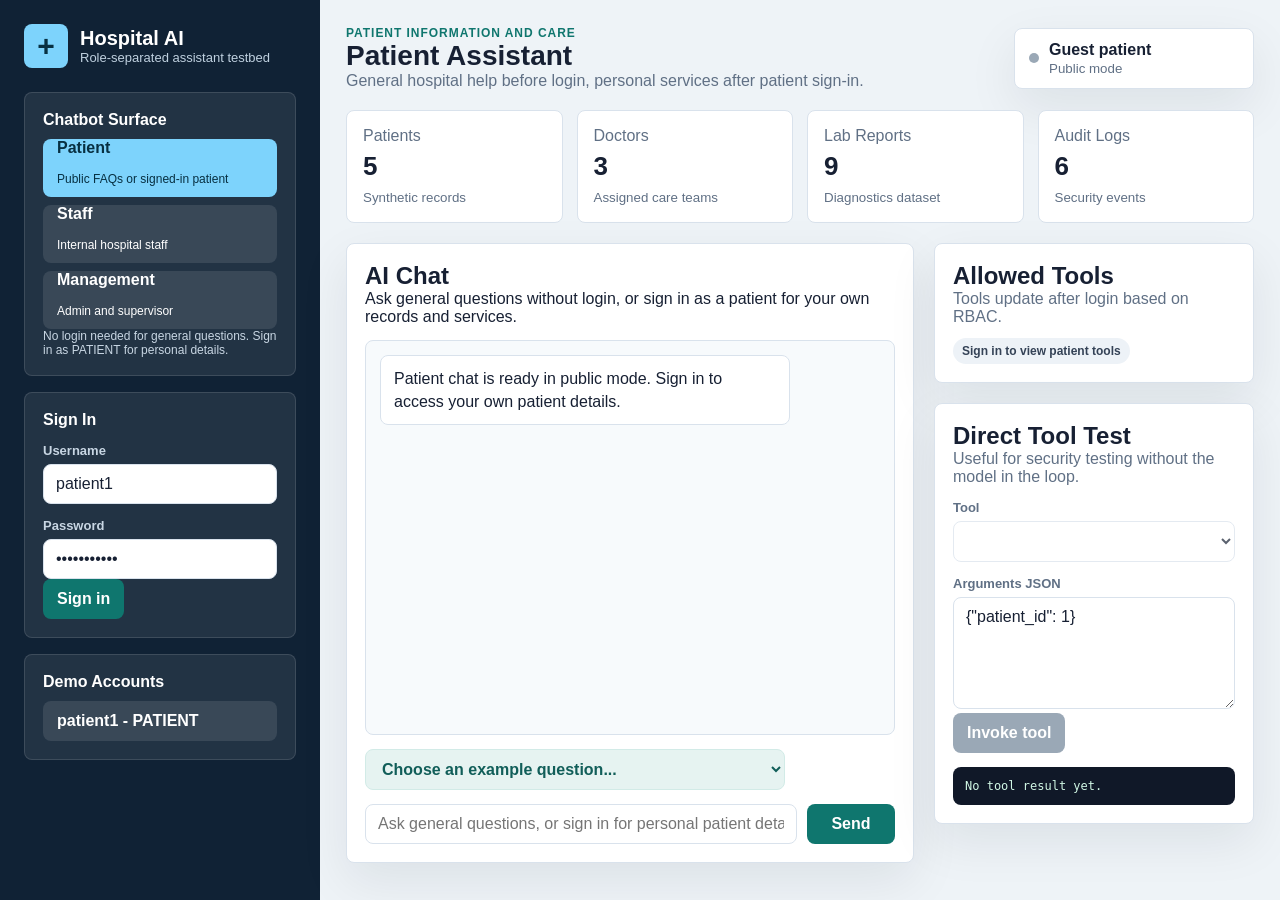
<file: static/index.html>
<!DOCTYPE html>
<html lang="en">

<head>
  <meta charset="UTF-8">
  <meta name="viewport" content="width=device-width, initial-scale=1.0">
  <title>Hospital AI System</title>
  <link rel="stylesheet" href="/static/style.css?v=vault-6">
</head>

<body>
  <main class="shell">
    <section class="sidebar">
      <div class="brand">
        <div class="brand-mark">+</div>
        <div>
          <h1>Hospital AI</h1>
          <p>Role-separated assistant testbed</p>
        </div>
      </div>

      <div class="panel bot-panel">
        <h2>Chatbot Surface</h2>
        <div class="bot-selector" id="botSelector">
          <button type="button" data-bot="patient" class="active">
            <strong>Patient</strong>
            <span>Public FAQs or signed-in patient</span>
          </button>
          <button type="button" data-bot="staff">
            <strong>Staff</strong>
            <span>Internal hospital staff</span>
          </button>
          <button type="button" data-bot="management">
            <strong>Management</strong>
            <span>Admin and supervisor</span>
          </button>
        </div>
        <p id="botAccessNote" class="access-note"></p>
      </div>

      <form id="loginForm" class="panel login-panel">
        <h2>Sign In</h2>
        <label for="loginUser">Username</label>
        <input id="loginUser" autocomplete="username" value="patient1">

        <label for="loginPass">Password</label>
        <input id="loginPass" type="password" autocomplete="current-password" value="Patient@123">

        <button type="submit" id="loginBtn">Sign in</button>
        <p id="loginError" class="error" hidden>Invalid credentials or server unavailable.</p>
      </form>

      <div class="panel">
        <h2>Demo Accounts</h2>
        <div class="account-grid" id="accountGrid"></div>
      </div>
    </section>

    <section class="workspace">
      <header class="topbar">
        <div>
          <p class="eyebrow" id="botEyebrow">Patient information and care</p>
          <h2 id="botTitle">Patient Assistant</h2>
          <p class="topbar-copy" id="botSummary">General hospital help before login, personal services after patient sign-in.</p>
        </div>
        <div class="session-card" id="sessionCard">
          <span class="status-dot"></span>
          <div>
            <strong id="sessionName">Not signed in</strong>
            <small id="sessionRole">No active role</small>
          </div>
        </div>
      </header>

      <section class="metrics">
        <article>
          <span>Patients</span>
          <strong>5</strong>
          <small>Synthetic records</small>
        </article>
        <article>
          <span>Doctors</span>
          <strong>3</strong>
          <small>Assigned care teams</small>
        </article>
        <article>
          <span>Lab Reports</span>
          <strong>9</strong>
          <small>Diagnostics dataset</small>
        </article>
        <article>
          <span>Audit Logs</span>
          <strong>6</strong>
          <small>Security events</small>
        </article>
      </section>

      <section class="main-grid">
        <article class="panel chat-panel">
          <div class="section-head">
            <div>
              <h2>AI Chat</h2>
              <p id="chatSurfaceHelp">Ask patient-facing questions. Backend RBAC still controls every tool call.</p>
            </div>
          </div>

          <div id="chatMessages" class="messages">
            <div class="message assistant">Choose a chatbot surface, sign in with an eligible role, then start testing.</div>
          </div>

          <div class="quick-actions" id="quickActions">
            <button data-prompt="What services does the hospital provide?">Hospital services</button>
            <button data-prompt="How can I book an appointment?">Book appointment</button>
            <button data-prompt="Show my profile">My profile</button>
            <button data-prompt="Show my lab reports">My lab reports</button>
          </div>

          <form id="chatForm" class="chat-form">
            <input id="chatInput" placeholder="Ask the patient assistant..." disabled>
            <button id="sendBtn" type="submit" disabled>Send</button>
          </form>
        </article>

        <aside class="right-rail">
          <article class="panel">
            <h2>Allowed Tools</h2>
            <p class="muted">Tools update after login based on RBAC.</p>
            <div id="toolsList" class="tools-list">
              <span>Sign in to view tools</span>
            </div>
          </article>

          <article class="panel">
            <h2>Direct Tool Test</h2>
            <p class="muted">Useful for security testing without the model in the loop.</p>
            <label for="toolSelect">Tool</label>
            <select id="toolSelect" disabled></select>
            <label for="toolArgs">Arguments JSON</label>
            <textarea id="toolArgs" rows="5" disabled>{"patient_id": 1}</textarea>
            <button id="invokeBtn" disabled>Invoke tool</button>
            <pre id="toolOutput">No tool result yet.</pre>
          </article>
        </aside>
      </section>
    </section>
  </main>

  <script src="/static/app.js?v=vault-6"></script>
</body>

</html>
</file>
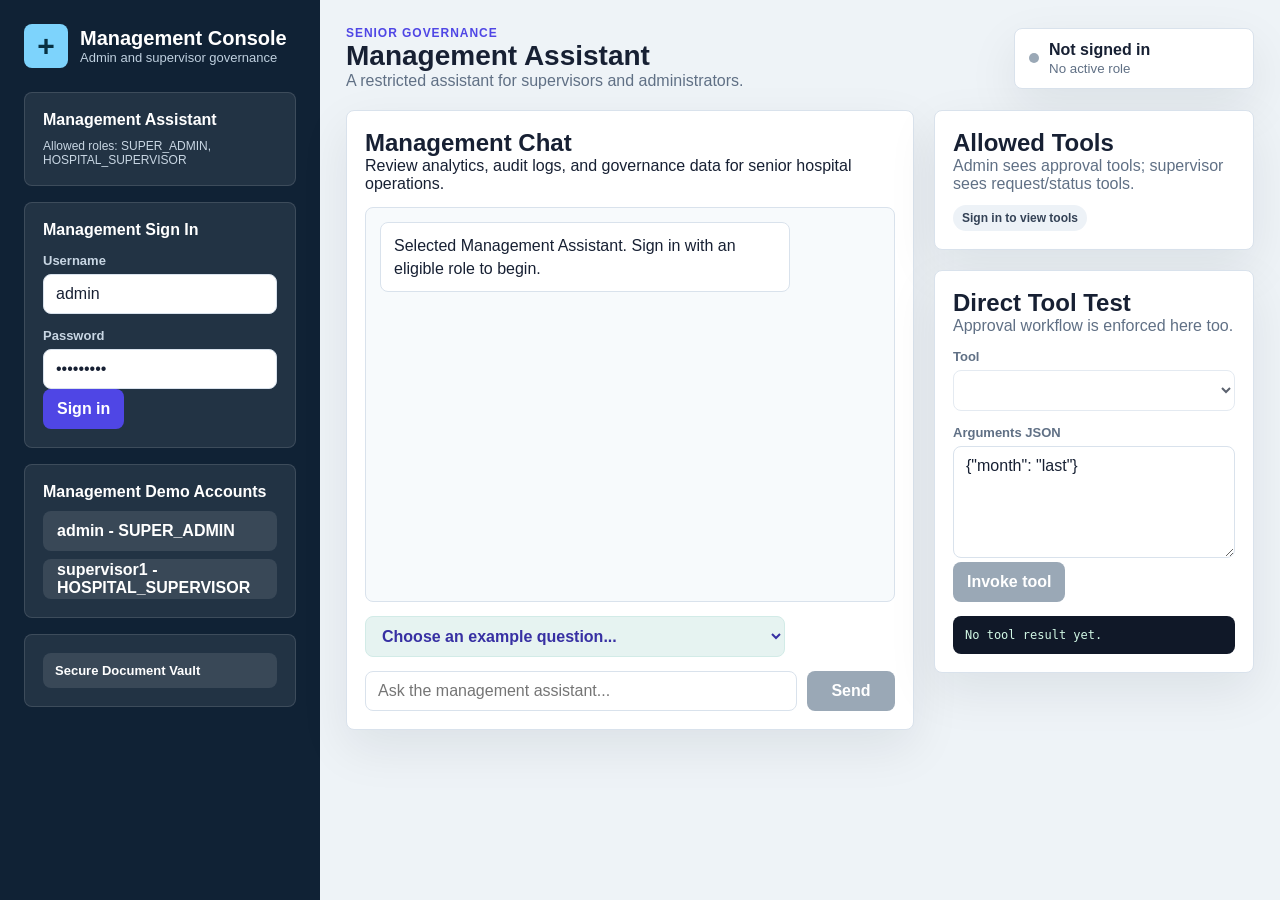
<file: static/management.html>
<!DOCTYPE html>
<html lang="en">

<head>
  <meta charset="UTF-8">
  <meta name="viewport" content="width=device-width, initial-scale=1.0">
  <title>Management Assistant</title>
  <link rel="stylesheet" href="/static/style.css?v=vault-6">
</head>

<body data-chatbot="management">
  <main class="shell">
    <section class="sidebar">
      <div class="brand">
        <div class="brand-mark">+</div>
        <div>
          <h1>Management Console</h1>
          <p>Admin and supervisor governance</p>
        </div>
      </div>

      <div class="panel bot-panel">
        <h2>Management Assistant</h2>
        <div class="bot-selector" id="botSelector"></div>
        <p id="botAccessNote" class="access-note"></p>
      </div>

      <form id="loginForm" class="panel login-panel">
        <h2>Management Sign In</h2>
        <label for="loginUser">Username</label>
        <input id="loginUser" autocomplete="username" value="admin">
        <label for="loginPass">Password</label>
        <input id="loginPass" type="password" autocomplete="current-password" value="Admin@123">
        <button type="submit" id="loginBtn">Sign in</button>
        <p id="loginError" class="error" hidden>Invalid credentials or role not allowed for this chatbot.</p>
      </form>

      <div class="panel">
        <h2>Management Demo Accounts</h2>
        <div class="account-grid" id="accountGrid"></div>
      </div>

      <div class="panel surface-links">
        <a href="/vault">Secure Document Vault</a>
      </div>
    </section>

    <section class="workspace">
      <header class="topbar">
        <div>
          <p class="eyebrow" id="botEyebrow">Senior governance</p>
          <h2 id="botTitle">Management Assistant</h2>
          <p class="topbar-copy" id="botSummary">A restricted assistant for supervisors and administrators.</p>
        </div>
        <div class="session-card" id="sessionCard">
          <span class="status-dot"></span>
          <div>
            <strong id="sessionName">Not signed in</strong>
            <small id="sessionRole">No active role</small>
          </div>
        </div>
      </header>

      <section class="main-grid">
        <article class="panel chat-panel">
          <div class="section-head">
            <div>
              <h2>Management Chat</h2>
              <p id="chatSurfaceHelp">Use senior tools for audit, analytics, approval queues, and governance.</p>
            </div>
          </div>
          <div id="chatMessages" class="messages">
            <div class="message assistant">Sign in as admin or supervisor. Report content requires admin approval.</div>
          </div>
          <div class="quick-actions" id="quickActions"></div>
          <form id="chatForm" class="chat-form">
            <input id="chatInput" placeholder="Ask the management assistant..." disabled>
            <button id="sendBtn" type="submit" disabled>Send</button>
          </form>
        </article>

        <aside class="right-rail">
          <article class="panel">
            <h2>Allowed Tools</h2>
            <p class="muted">Admin sees approval tools; supervisor sees request/status tools.</p>
            <div id="toolsList" class="tools-list"><span>Sign in to view tools</span></div>
          </article>
          <article class="panel">
            <h2>Direct Tool Test</h2>
            <p class="muted">Approval workflow is enforced here too.</p>
            <label for="toolSelect">Tool</label>
            <select id="toolSelect" disabled></select>
            <label for="toolArgs">Arguments JSON</label>
            <textarea id="toolArgs" rows="5" disabled>{"month": "last"}</textarea>
            <button id="invokeBtn" disabled>Invoke tool</button>
            <pre id="toolOutput">No tool result yet.</pre>
          </article>
        </aside>
      </section>
    </section>
  </main>

  <script src="/static/app.js?v=vault-6"></script>
</body>

</html>
</file>
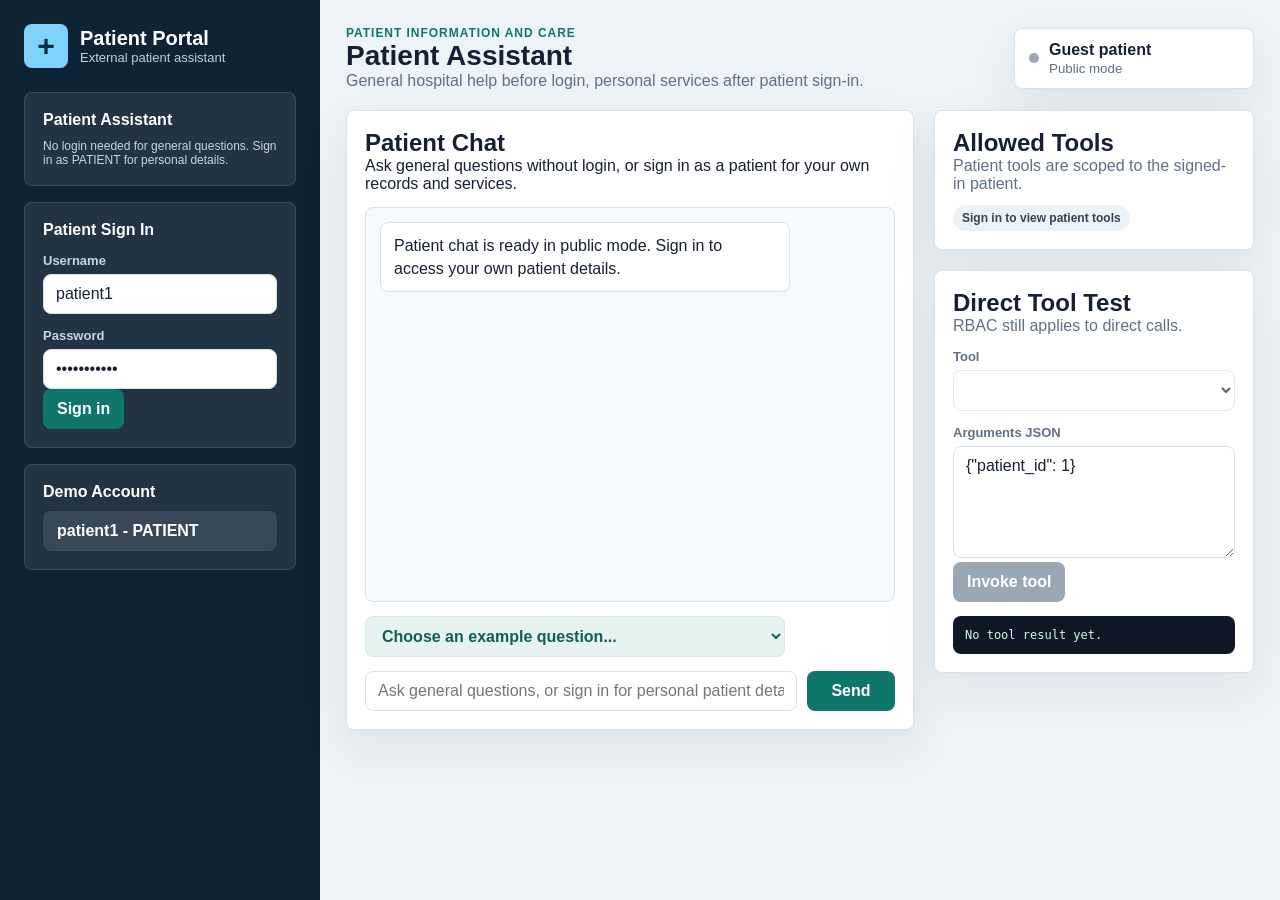
<file: static/patient.html>
<!DOCTYPE html>
<html lang="en">

<head>
  <meta charset="UTF-8">
  <meta name="viewport" content="width=device-width, initial-scale=1.0">
  <title>Patient Assistant</title>
  <link rel="stylesheet" href="/static/style.css?v=vault-6">
</head>

<body data-chatbot="patient">
  <main class="shell">
    <section class="sidebar">
      <div class="brand">
        <div class="brand-mark">+</div>
        <div>
          <h1>Patient Portal</h1>
          <p>External patient assistant</p>
        </div>
      </div>

      <div class="panel bot-panel">
        <h2>Patient Assistant</h2>
        <div class="bot-selector" id="botSelector"></div>
        <p id="botAccessNote" class="access-note"></p>
      </div>

      <form id="loginForm" class="panel login-panel">
        <h2>Patient Sign In</h2>
        <label for="loginUser">Username</label>
        <input id="loginUser" autocomplete="username" value="patient1">
        <label for="loginPass">Password</label>
        <input id="loginPass" type="password" autocomplete="current-password" value="Patient@123">
        <button type="submit" id="loginBtn">Sign in</button>
        <p id="loginError" class="error" hidden>Invalid credentials or role not allowed for this chatbot.</p>
      </form>

      <div class="panel">
        <h2>Demo Account</h2>
        <div class="account-grid" id="accountGrid"></div>
      </div>
    </section>

    <section class="workspace">
      <header class="topbar">
        <div>
          <p class="eyebrow" id="botEyebrow">External patient care</p>
          <h2 id="botTitle">Patient Assistant</h2>
          <p class="topbar-copy" id="botSummary">A patient-facing assistant for personal hospital services.</p>
        </div>
        <div class="session-card" id="sessionCard">
          <span class="status-dot"></span>
          <div>
            <strong id="sessionName">Not signed in</strong>
            <small id="sessionRole">No active role</small>
          </div>
        </div>
      </header>

      <section class="main-grid">
        <article class="panel chat-panel">
          <div class="section-head">
            <div>
              <h2>Patient Chat</h2>
              <p id="chatSurfaceHelp">Ask patient-facing questions. Backend RBAC still controls every tool call.</p>
            </div>
          </div>
          <div id="chatMessages" class="messages">
            <div class="message assistant">Sign in as a patient to view only your own hospital services.</div>
          </div>
          <div class="quick-actions" id="quickActions"></div>
          <form id="chatForm" class="chat-form">
            <input id="chatInput" placeholder="Ask the patient assistant..." disabled>
            <button id="sendBtn" type="submit" disabled>Send</button>
          </form>
        </article>

        <aside class="right-rail">
          <article class="panel">
            <h2>Allowed Tools</h2>
            <p class="muted">Patient tools are scoped to the signed-in patient.</p>
            <div id="toolsList" class="tools-list"><span>Sign in to view tools</span></div>
          </article>
          <article class="panel">
            <h2>Direct Tool Test</h2>
            <p class="muted">RBAC still applies to direct calls.</p>
            <label for="toolSelect">Tool</label>
            <select id="toolSelect" disabled></select>
            <label for="toolArgs">Arguments JSON</label>
            <textarea id="toolArgs" rows="5" disabled>{"patient_id": 1}</textarea>
            <button id="invokeBtn" disabled>Invoke tool</button>
            <pre id="toolOutput">No tool result yet.</pre>
          </article>
        </aside>
      </section>
    </section>
  </main>

  <script src="/static/app.js?v=vault-6"></script>
</body>

</html>
</file>
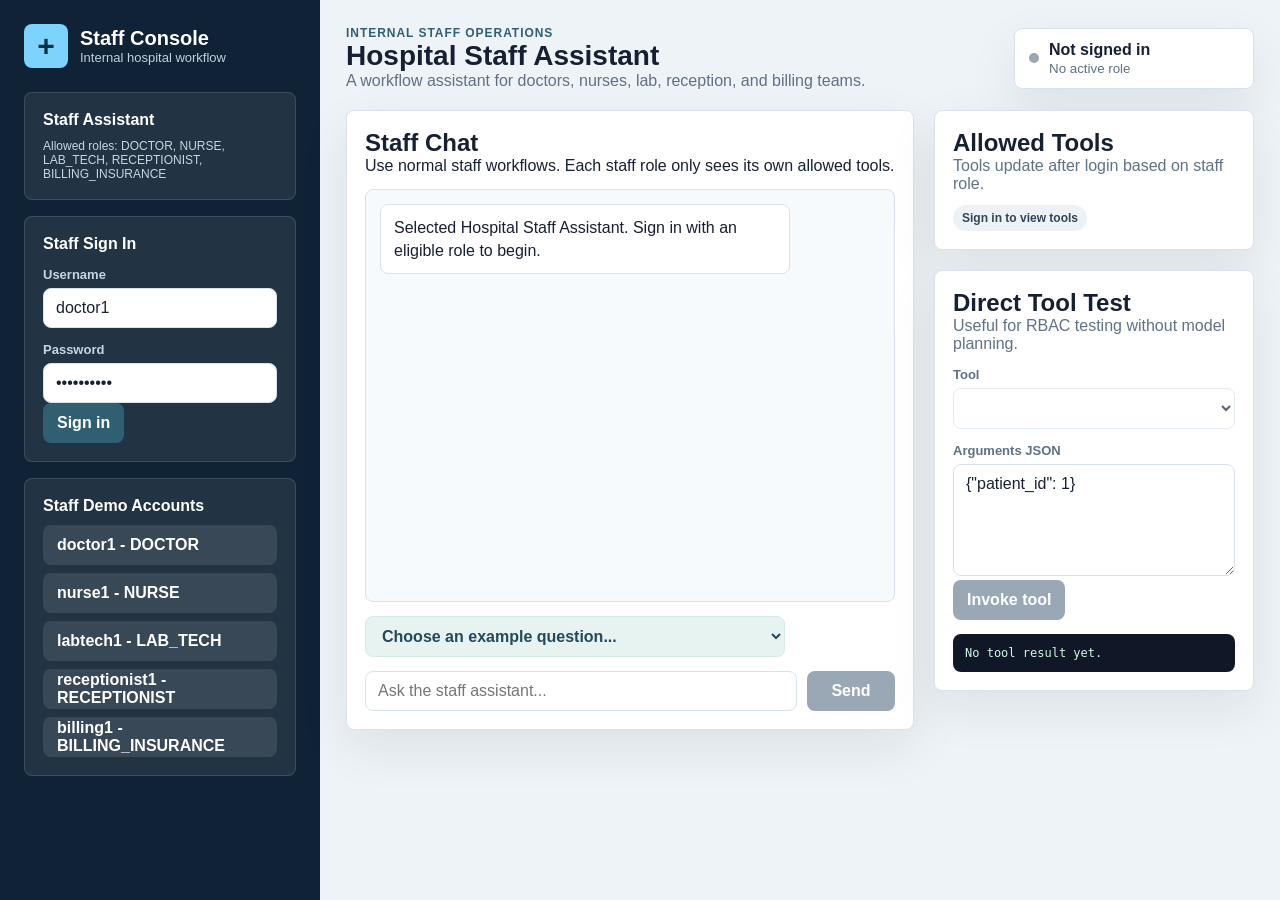
<file: static/staff.html>
<!DOCTYPE html>
<html lang="en">

<head>
  <meta charset="UTF-8">
  <meta name="viewport" content="width=device-width, initial-scale=1.0">
  <title>Hospital Staff Assistant</title>
  <link rel="stylesheet" href="/static/style.css?v=vault-6">
</head>

<body data-chatbot="staff">
  <main class="shell">
    <section class="sidebar">
      <div class="brand">
        <div class="brand-mark">+</div>
        <div>
          <h1>Staff Console</h1>
          <p>Internal hospital workflow</p>
        </div>
      </div>

      <div class="panel bot-panel">
        <h2>Staff Assistant</h2>
        <div class="bot-selector" id="botSelector"></div>
        <p id="botAccessNote" class="access-note"></p>
      </div>

      <form id="loginForm" class="panel login-panel">
        <h2>Staff Sign In</h2>
        <label for="loginUser">Username</label>
        <input id="loginUser" autocomplete="username" value="doctor1">
        <label for="loginPass">Password</label>
        <input id="loginPass" type="password" autocomplete="current-password" value="Doctor@123">
        <button type="submit" id="loginBtn">Sign in</button>
        <p id="loginError" class="error" hidden>Invalid credentials or role not allowed for this chatbot.</p>
      </form>

      <div class="panel">
        <h2>Staff Demo Accounts</h2>
        <div class="account-grid" id="accountGrid"></div>
      </div>
    </section>

    <section class="workspace">
      <header class="topbar">
        <div>
          <p class="eyebrow" id="botEyebrow">Internal staff operations</p>
          <h2 id="botTitle">Hospital Staff Assistant</h2>
          <p class="topbar-copy" id="botSummary">A workflow assistant for clinical and operational staff.</p>
        </div>
        <div class="session-card" id="sessionCard">
          <span class="status-dot"></span>
          <div>
            <strong id="sessionName">Not signed in</strong>
            <small id="sessionRole">No active role</small>
          </div>
        </div>
      </header>

      <section class="main-grid">
        <article class="panel chat-panel">
          <div class="section-head">
            <div>
              <h2>Staff Chat</h2>
              <p id="chatSurfaceHelp">Use normal staff workflows. Each role only sees its own allowed tools.</p>
            </div>
          </div>
          <div id="chatMessages" class="messages">
            <div class="message assistant">Sign in as hospital staff to work with role-limited tools.</div>
          </div>
          <div class="quick-actions" id="quickActions"></div>
          <form id="chatForm" class="chat-form">
            <input id="chatInput" placeholder="Ask the staff assistant..." disabled>
            <button id="sendBtn" type="submit" disabled>Send</button>
          </form>
        </article>

        <aside class="right-rail">
          <article class="panel">
            <h2>Allowed Tools</h2>
            <p class="muted">Tools update after login based on staff role.</p>
            <div id="toolsList" class="tools-list"><span>Sign in to view tools</span></div>
          </article>
          <article class="panel">
            <h2>Direct Tool Test</h2>
            <p class="muted">Useful for RBAC testing without model planning.</p>
            <label for="toolSelect">Tool</label>
            <select id="toolSelect" disabled></select>
            <label for="toolArgs">Arguments JSON</label>
            <textarea id="toolArgs" rows="5" disabled>{"patient_id": 1}</textarea>
            <button id="invokeBtn" disabled>Invoke tool</button>
            <pre id="toolOutput">No tool result yet.</pre>
          </article>
        </aside>
      </section>
    </section>
  </main>

  <script src="/static/app.js?v=vault-6"></script>
</body>

</html>
</file>
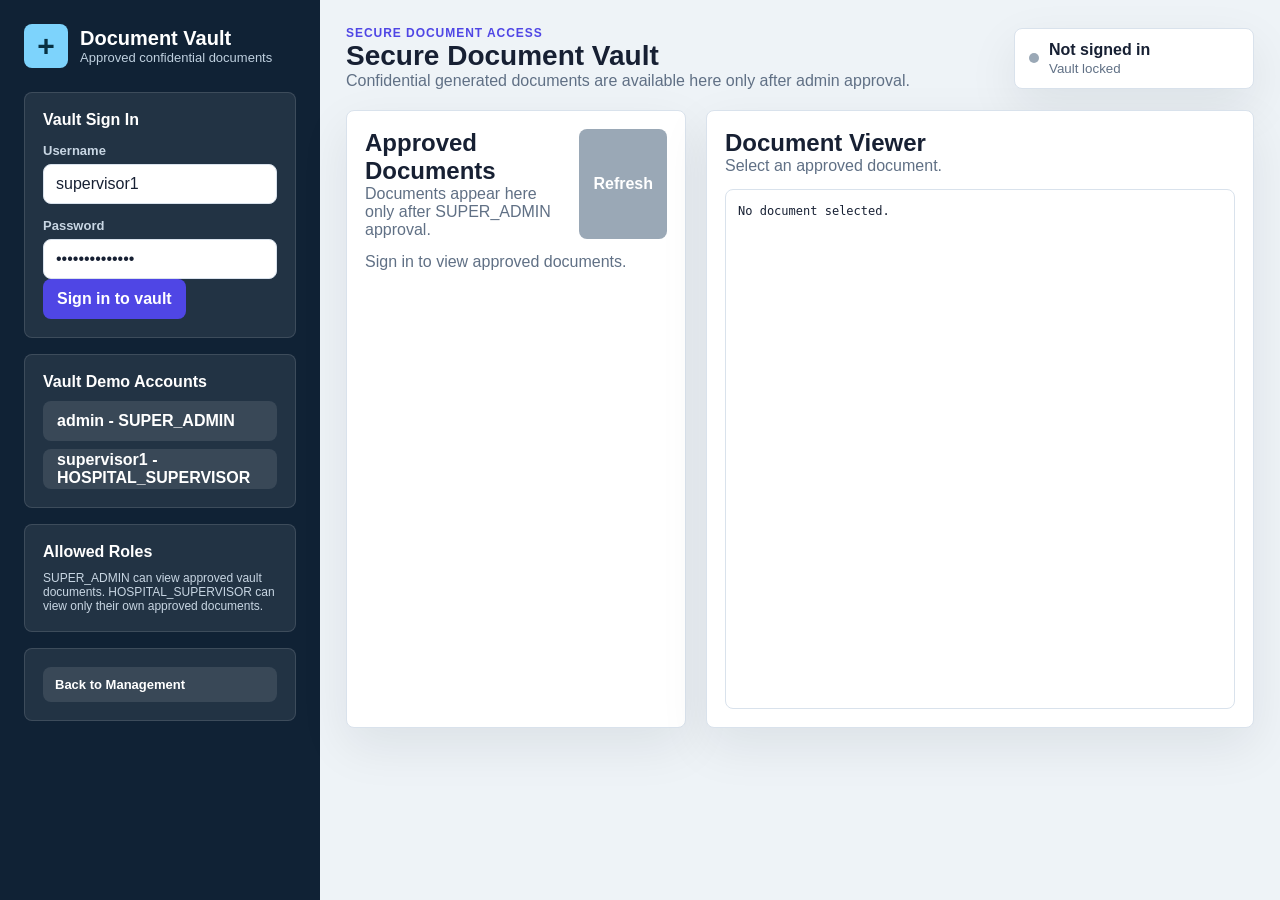
<file: static/vault.html>
<!DOCTYPE html>
<html lang="en">

<head>
  <meta charset="UTF-8">
  <meta name="viewport" content="width=device-width, initial-scale=1.0">
  <title>Secure Document Vault</title>
  <link rel="stylesheet" href="/static/style.css?v=vault-7">
</head>

<body data-chatbot="management">
  <main class="shell vault-shell">
    <section class="sidebar">
      <div class="brand">
        <div class="brand-mark">+</div>
        <div>
          <h1>Document Vault</h1>
          <p>Approved confidential documents</p>
        </div>
      </div>

      <form id="vaultLoginForm" class="panel login-panel">
        <h2>Vault Sign In</h2>
        <label for="vaultUser">Username</label>
        <input id="vaultUser" autocomplete="username" value="supervisor1">
        <label for="vaultPass">Password</label>
        <input id="vaultPass" type="password" autocomplete="current-password" value="Supervisor@123">
        <button type="submit" id="vaultLoginBtn">Sign in to vault</button>
        <p id="vaultLoginError" class="error" hidden>Vault login failed or role not allowed.</p>
      </form>

      <div class="panel">
        <h2>Vault Demo Accounts</h2>
        <div class="account-grid">
          <button type="button" data-vault-user="admin" data-vault-pass="Admin@123">admin - SUPER_ADMIN</button>
          <button type="button" data-vault-user="supervisor1" data-vault-pass="Supervisor@123">supervisor1 - HOSPITAL_SUPERVISOR</button>
        </div>
      </div>

      <div class="panel">
        <h2>Allowed Roles</h2>
        <p class="access-note">SUPER_ADMIN can view approved vault documents. HOSPITAL_SUPERVISOR can view only their own approved documents.</p>
      </div>

      <div class="panel surface-links">
        <a href="/management">Back to Management</a>
      </div>
    </section>

    <section class="workspace">
      <header class="topbar">
        <div>
          <p class="eyebrow">Secure document access</p>
          <h2>Secure Document Vault</h2>
          <p class="topbar-copy">Confidential generated documents are available here only after admin approval.</p>
        </div>
        <div class="session-card">
          <span class="status-dot" id="vaultStatusDot"></span>
          <div>
            <strong id="vaultSessionName">Not signed in</strong>
            <small id="vaultSessionRole">Vault locked</small>
          </div>
        </div>
      </header>

      <section class="vault-grid">
        <article class="panel">
          <div class="section-head">
            <div>
              <h2>Approved Documents</h2>
              <p class="muted">Documents appear here only after SUPER_ADMIN approval.</p>
            </div>
            <button type="button" id="refreshVaultBtn" disabled>Refresh</button>
          </div>
          <div id="vaultDocs" class="vault-docs">
            <span class="muted">Sign in to view approved documents.</span>
          </div>
        </article>

        <article class="panel vault-viewer">
          <div class="section-head">
            <div>
              <h2 id="vaultDocTitle">Document Viewer</h2>
              <p id="vaultDocMeta" class="muted">Select an approved document.</p>
            </div>
          </div>
          <pre id="vaultDocContent">No document selected.</pre>
        </article>
      </section>
    </section>
  </main>

  <script src="/static/vault.js?v=vault-7"></script>
</body>

</html>
</file>
<file: static/style.css>
:root {
  --bg: #eef3f7;
  --surface: #ffffff;
  --surface-soft: #f7fafc;
  --line: #d9e2ec;
  --text: #172033;
  --muted: #607085;
  --primary: #0f766e;
  --primary-dark: #115e59;
  --accent: #2563eb;
  --danger: #b42318;
  --success: #12805c;
  --shadow: 0 18px 50px rgba(15, 23, 42, 0.08);
}

* {
  box-sizing: border-box;
}

body {
  margin: 0;
  min-height: 100vh;
  background: var(--bg);
  color: var(--text);
  font-family: Arial, Helvetica, sans-serif;
}

body[data-chatbot="patient"] {
  --primary: #0f766e;
  --primary-dark: #115e59;
  --accent: #2563eb;
}

body[data-chatbot="staff"] {
  --primary: #315f72;
  --primary-dark: #24495a;
  --accent: #b7791f;
}

body[data-chatbot="management"] {
  --primary: #4f46e5;
  --primary-dark: #3730a3;
  --accent: #0f766e;
}

button,
input,
select,
textarea {
  font: inherit;
}

button {
  border: 0;
  border-radius: 8px;
  background: var(--primary);
  color: #fff;
  cursor: pointer;
  font-weight: 700;
  min-height: 40px;
  padding: 0 14px;
}

button:hover {
  background: var(--primary-dark);
}

button:disabled {
  background: #9aa8b6;
  cursor: not-allowed;
}

input,
select,
textarea {
  width: 100%;
  border: 1px solid var(--line);
  border-radius: 8px;
  background: #fff;
  color: var(--text);
  padding: 10px 12px;
}

label {
  display: block;
  margin: 14px 0 6px;
  color: var(--muted);
  font-size: 13px;
  font-weight: 700;
}

.shell {
  display: grid;
  grid-template-columns: 320px minmax(0, 1fr);
  min-height: 100vh;
}

.sidebar {
  background: #102235;
  color: #fff;
  padding: 24px;
}

.brand {
  display: flex;
  align-items: center;
  gap: 12px;
  margin-bottom: 24px;
}

.brand-mark {
  display: grid;
  width: 44px;
  height: 44px;
  place-items: center;
  border-radius: 8px;
  background: #7dd3fc;
  color: #073042;
  font-size: 30px;
  font-weight: 800;
}

.brand h1,
.brand p,
.topbar h2,
.topbar p,
.panel h2,
.panel p {
  margin: 0;
}

.brand h1 {
  font-size: 20px;
}

.brand p {
  color: #bfd0df;
  font-size: 13px;
}

.workspace {
  padding: 26px;
}

.topbar,
.metrics,
.main-grid {
  max-width: 1320px;
  margin: 0 auto;
}

.topbar {
  display: flex;
  justify-content: space-between;
  gap: 20px;
  align-items: center;
  margin-bottom: 20px;
}

.eyebrow {
  color: var(--primary);
  font-size: 12px;
  font-weight: 800;
  letter-spacing: 0.08em;
  text-transform: uppercase;
}

.topbar h2 {
  font-size: 28px;
  letter-spacing: 0;
}

.topbar-copy {
  color: var(--muted);
  margin-top: 6px;
}

.session-card {
  display: flex;
  min-width: 240px;
  gap: 10px;
  align-items: center;
  padding: 12px 14px;
  border: 1px solid var(--line);
  border-radius: 8px;
  background: var(--surface);
  box-shadow: var(--shadow);
}

.session-card small {
  display: block;
  color: var(--muted);
  margin-top: 2px;
}

.status-dot {
  width: 10px;
  height: 10px;
  border-radius: 50%;
  background: #9aa8b6;
}

.status-dot.active {
  background: var(--success);
}

.panel {
  background: var(--surface);
  border: 1px solid var(--line);
  border-radius: 8px;
  padding: 18px;
  box-shadow: var(--shadow);
}

.sidebar .panel {
  background: rgba(255, 255, 255, 0.08);
  border-color: rgba(255, 255, 255, 0.12);
  box-shadow: none;
  margin-top: 16px;
}

.sidebar .panel h2 {
  font-size: 16px;
  margin-bottom: 10px;
}

.bot-selector {
  display: grid;
  gap: 8px;
}

.surface-links {
  display: grid;
  gap: 8px;
  margin-top: 16px;
}

.surface-links a {
  display: block;
  padding: 10px 12px;
  border-radius: 8px;
  background: rgba(255, 255, 255, 0.1);
  color: #fff;
  font-size: 13px;
  font-weight: 700;
  text-decoration: none;
}

.surface-links a:hover,
.surface-links a.active {
  background: #7dd3fc;
  color: #073042;
}

.bot-selector button {
  display: grid;
  gap: 3px;
  width: 100%;
  min-height: 58px;
  justify-items: start;
  background: rgba(255, 255, 255, 0.1);
  color: #fff;
  text-align: left;
}

.bot-selector button:hover,
.bot-selector button.active {
  background: #7dd3fc;
  color: #073042;
}

.bot-selector span,
.access-note {
  font-size: 12px;
  font-weight: 500;
}

.access-note {
  margin-top: 10px;
  color: #c8d6e3;
}

.sidebar label {
  color: #c8d6e3;
}

.error {
  color: #fecaca;
  font-size: 13px;
}

.account-grid {
  display: grid;
  gap: 8px;
}

.account-grid button {
  width: 100%;
  justify-content: flex-start;
  background: rgba(255, 255, 255, 0.1);
  color: #fff;
  text-align: left;
}

.account-grid button:hover {
  background: rgba(255, 255, 255, 0.18);
}

.metrics {
  display: grid;
  grid-template-columns: repeat(4, minmax(0, 1fr));
  gap: 14px;
  margin-bottom: 20px;
}

.metrics article {
  background: var(--surface);
  border: 1px solid var(--line);
  border-radius: 8px;
  padding: 16px;
}

.metrics span,
.metrics small,
.muted {
  color: var(--muted);
}

.metrics strong {
  display: block;
  margin: 6px 0;
  font-size: 26px;
}

.main-grid {
  display: grid;
  grid-template-columns: minmax(0, 1.7fr) minmax(320px, 0.8fr);
  gap: 20px;
}

.chat-panel {
  min-height: 620px;
  display: flex;
  flex-direction: column;
}

.section-head {
  display: flex;
  justify-content: space-between;
  gap: 12px;
  margin-bottom: 14px;
}

.messages {
  flex: 1;
  overflow: auto;
  min-height: 360px;
  max-height: 520px;
  padding: 14px;
  border: 1px solid var(--line);
  border-radius: 8px;
  background: var(--surface-soft);
}

.message {
  max-width: 82%;
  margin-bottom: 12px;
  padding: 11px 13px;
  border-radius: 8px;
  line-height: 1.45;
  white-space: pre-wrap;
}

.message.assistant {
  background: #fff;
  border: 1px solid var(--line);
}

.message.user {
  margin-left: auto;
  background: var(--primary);
  color: #fff;
}

.result-card {
  display: grid;
  gap: 10px;
}

.result-title {
  color: var(--primary-dark);
  font-size: 15px;
}

.result-section {
  display: grid;
  gap: 7px;
  padding-top: 8px;
  border-top: 1px solid var(--line);
}

.result-section:first-of-type {
  border-top: 0;
  padding-top: 0;
}

.result-section-title {
  color: var(--muted);
  font-size: 12px;
  font-weight: 800;
  text-transform: uppercase;
}

.result-group-title {
  display: inline-flex;
  width: fit-content;
  margin-top: 4px;
  padding: 4px 8px;
  border-radius: 8px;
  background: #edf2f7;
  color: var(--primary-dark);
  font-size: 12px;
  font-weight: 800;
  text-transform: uppercase;
}

.result-row {
  display: grid;
  grid-template-columns: minmax(130px, 0.35fr) minmax(0, 1fr);
  gap: 12px;
  align-items: start;
}

.result-label {
  color: var(--muted);
  font-size: 13px;
  font-weight: 700;
}

.result-value {
  min-width: 0;
  overflow-wrap: anywhere;
}

.result-link {
  display: inline-flex;
  align-items: center;
  min-height: 34px;
  padding: 0 12px;
  border-radius: 8px;
  background: var(--primary);
  color: #fff;
  font-size: 13px;
  font-weight: 800;
  text-decoration: none;
}

.result-link:hover {
  background: var(--primary-dark);
}

.result-empty {
  margin: 0;
}

.quick-actions {
  display: flex;
  flex-wrap: wrap;
  gap: 8px;
  margin: 14px 0;
}

.prompt-select {
  max-width: 420px;
  background: #e6f3f1;
  color: var(--primary-dark);
  border-color: #d2ebe7;
  font-weight: 700;
}

.quick-actions button {
  background: #e6f3f1;
  color: var(--primary-dark);
}

.quick-actions button:hover {
  background: #d2ebe7;
}

.chat-form {
  display: grid;
  grid-template-columns: minmax(0, 1fr) 88px;
  gap: 10px;
}

.right-rail {
  display: grid;
  gap: 20px;
  align-content: start;
}

.tools-list {
  display: flex;
  flex-wrap: wrap;
  gap: 8px;
  margin-top: 12px;
}

.tools-list span {
  padding: 6px 9px;
  border-radius: 999px;
  background: #edf2f7;
  color: #344256;
  font-size: 12px;
  font-weight: 700;
}

pre {
  overflow: auto;
  max-height: 240px;
  margin: 14px 0 0;
  padding: 12px;
  border-radius: 8px;
  background: #101828;
  color: #d1f7e5;
  font-size: 12px;
  white-space: pre-wrap;
}

.vault-grid {
  display: grid;
  grid-template-columns: minmax(340px, 0.75fr) minmax(0, 1.25fr);
  gap: 20px;
  max-width: 1320px;
  margin: 0 auto;
}

.vault-docs {
  display: grid;
  gap: 10px;
}

.vault-doc-item {
  display: grid;
  gap: 4px;
  width: 100%;
  min-height: 72px;
  justify-items: start;
  padding: 12px;
  border: 1px solid var(--line);
  background: var(--surface-soft);
  color: var(--text);
  text-align: left;
}

.vault-doc-item:hover {
  background: #e6f3f1;
  color: var(--text);
}

.vault-doc-item span,
.vault-doc-item small {
  color: var(--muted);
  font-weight: 600;
}

.vault-viewer pre {
  min-height: 520px;
  max-height: 680px;
  background: #fff;
  color: var(--text);
  border: 1px solid var(--line);
  line-height: 1.5;
}

@media (max-width: 980px) {
  .shell,
  .main-grid,
  .metrics,
  .vault-grid {
    grid-template-columns: 1fr;
  }

  .sidebar {
    padding: 18px;
  }

  .topbar {
    align-items: stretch;
    flex-direction: column;
  }
}
</file>
